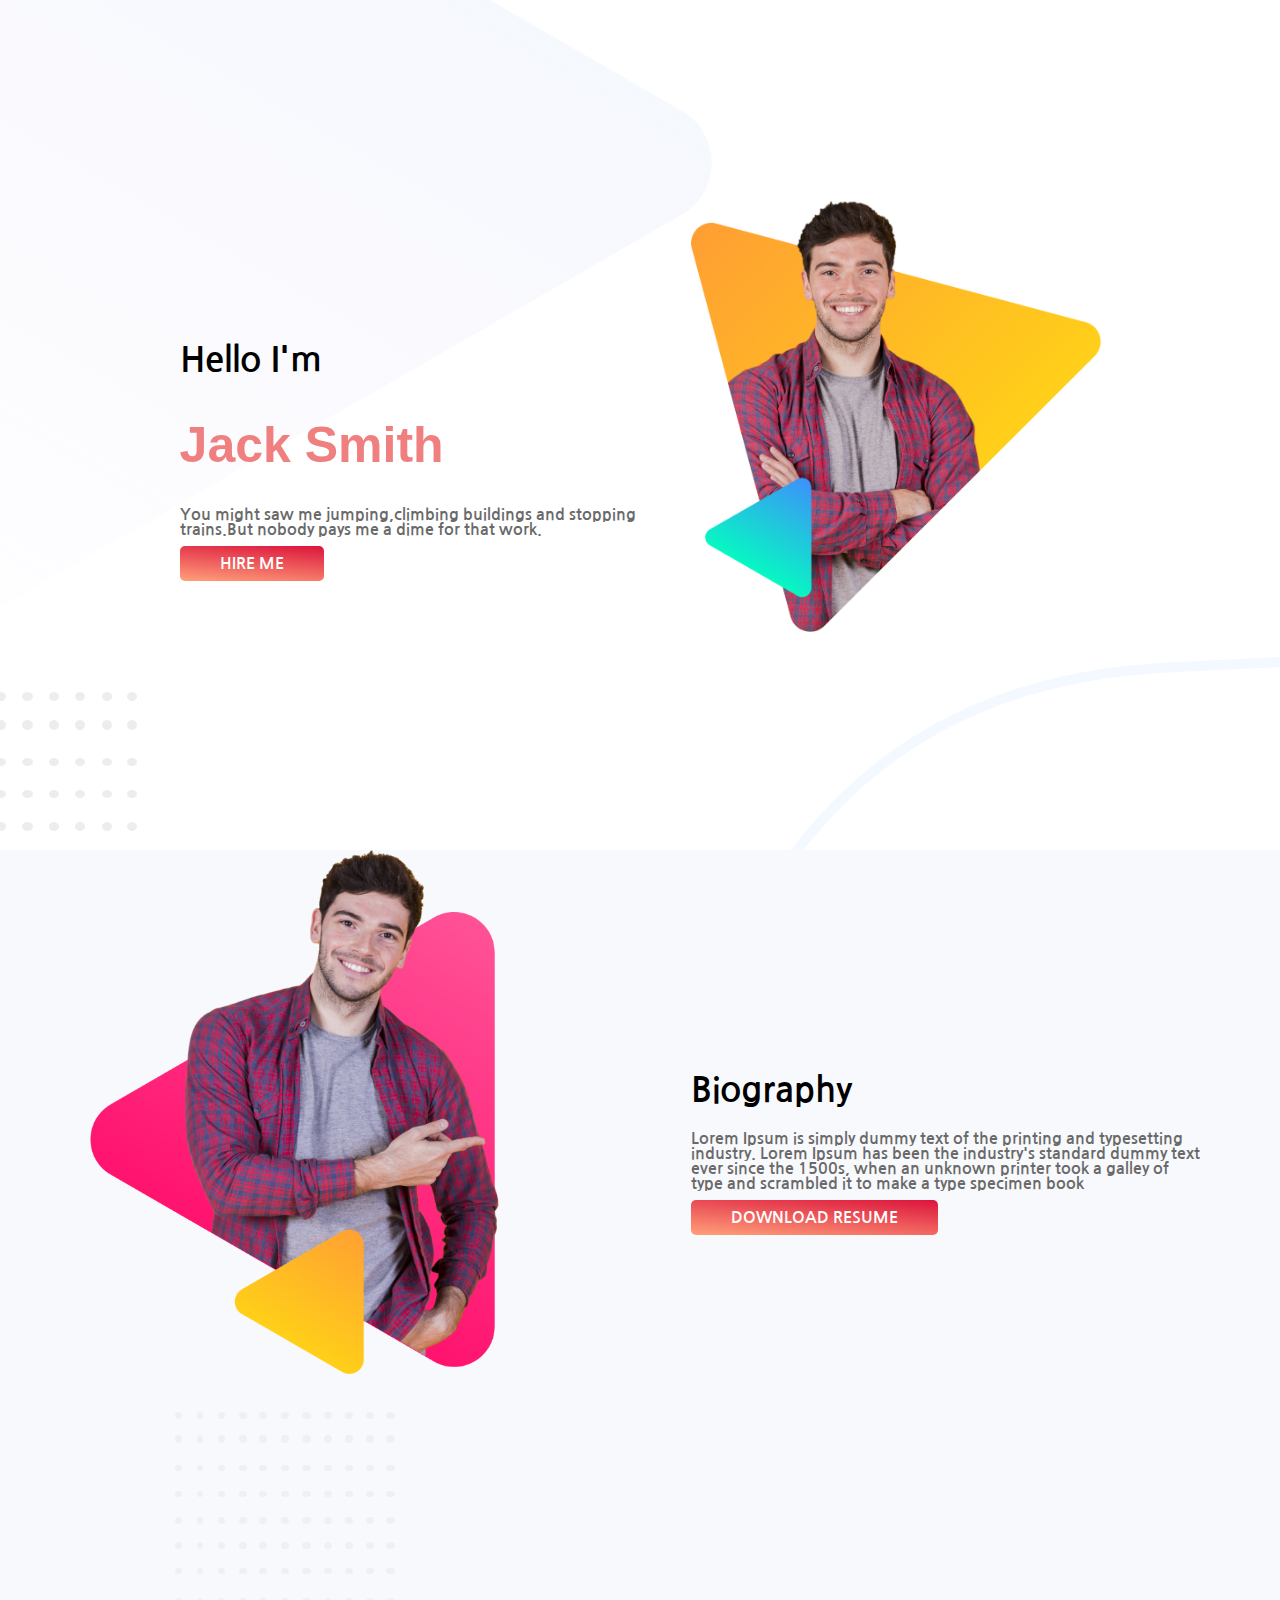
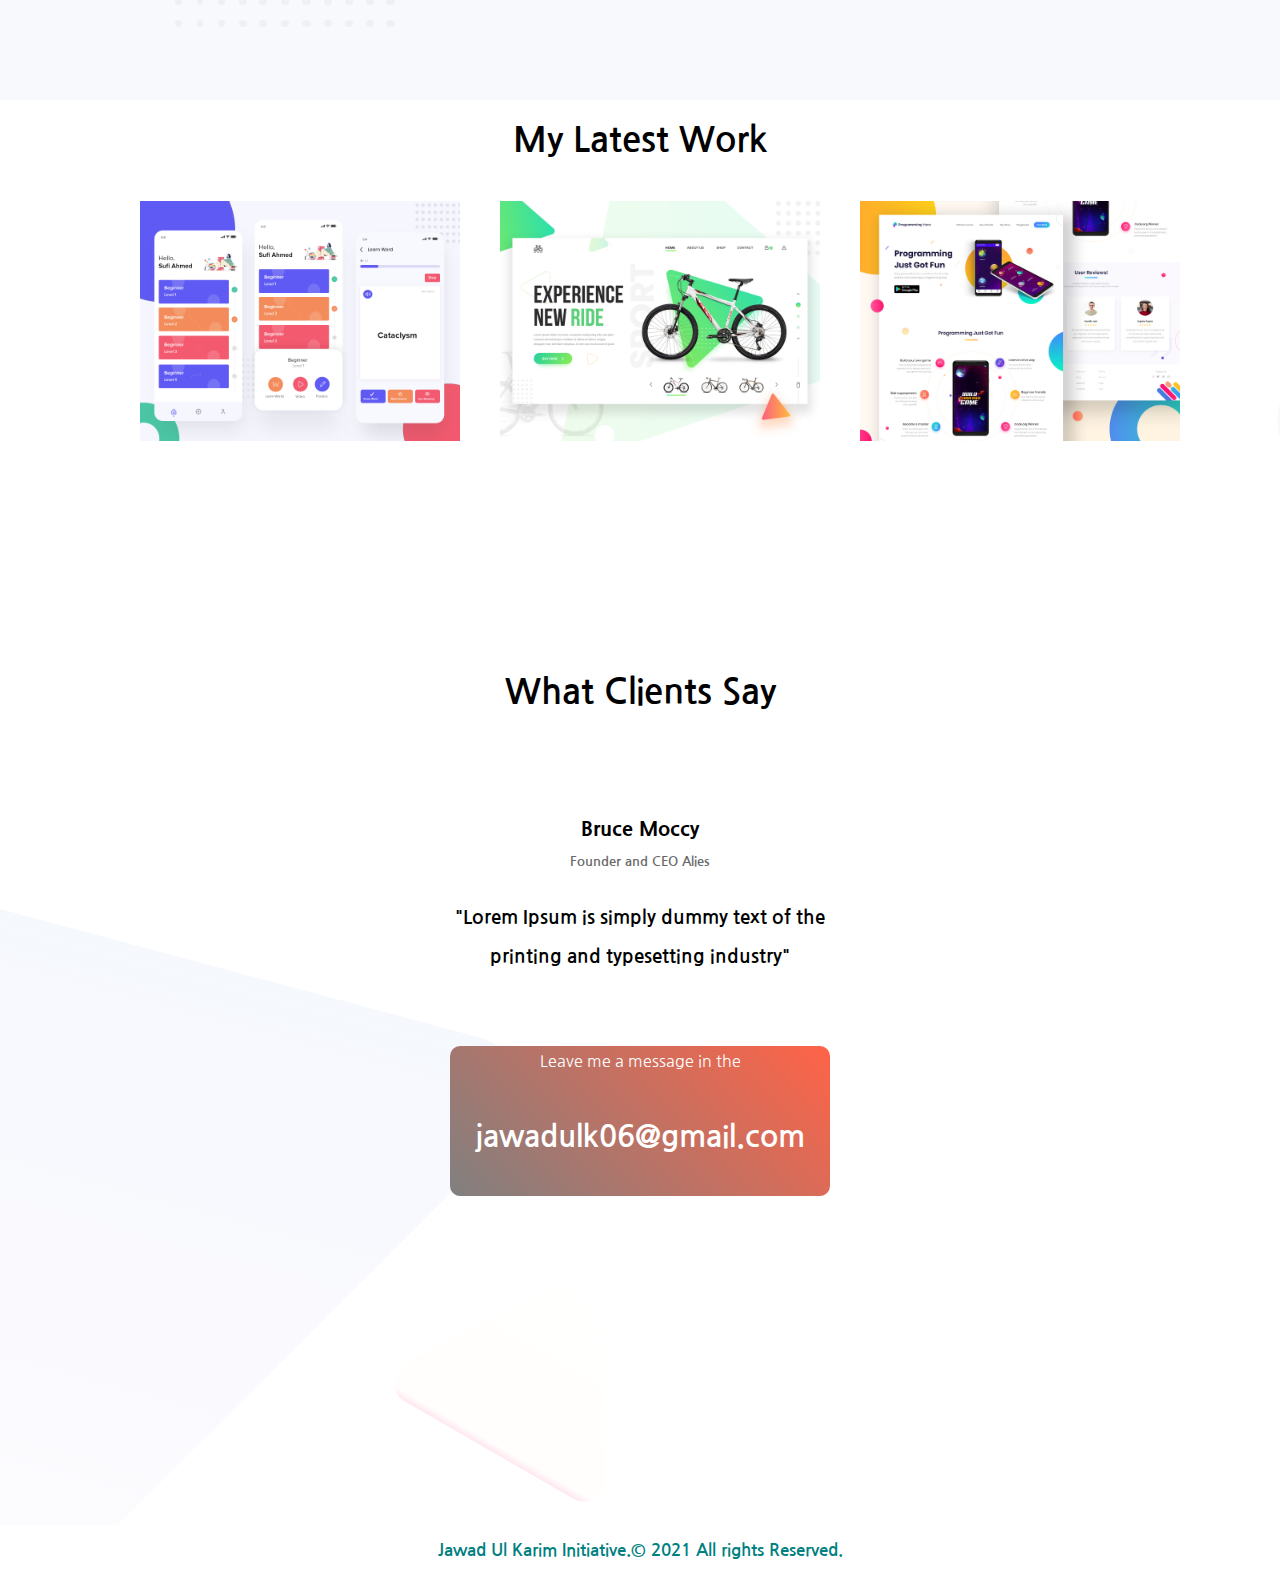
<file: index.html>
<!DOCTYPE html>
<html lang="en">
<head>
    <meta charset="UTF-8">
    <meta http-equiv="X-UA-Compatible" content="IE=edge">
    <meta name="viewport" content="width=device-width, initial-scale=1.0">
    <title>Experiment</title>
    <link rel="preconnect" href="https://fonts.googleapis.com">
<link rel="preconnect" href="https://fonts.gstatic.com" crossorigin>
<link href="https://fonts.googleapis.com/css2?family=Nanum+Gothic&display=swap" rel="stylesheet">
<link rel="stylesheet" href="style2.css">
</head>
<body>
    <section class="header">
        <div style="position: relative;left:90px;top:320px;" class="half-width">
            <h1 id="gap2">Hello I'm</h1>
            <h1 id="color">Jack Smith</h1>
            <p class="color" class="gap">You might saw me jumping,climbing buildings and stopping trains.But nobody pays me a dime for that work.</p>
            <a class="link-button" target="_blank" href="https://www.facebook.com/jawadul.karim.33">HIRE ME</a>
        </div>
        <div style="position: relative;top: 200px;" class="half-width">
            <img src="New folder/peter.png" alt="">
        </div>
    </section>
    <section class="bio">
        <div class="half-width">
        <img src="New folder/peter_dream.png" alt="">
        </div>
        <div style="position: relative;top: 200px;" class="half-width">
            <h1>Biography</h1>
            <p class="color" class="gap">Lorem Ipsum is simply dummy text of the printing and typesetting industry. Lorem Ipsum has been the industry's standard dummy text ever since the 1500s, when an unknown printer took a galley of type and scrambled it to make a type specimen book</p>
            <a class='link-button' target="_blank"href="https://www.facebook.com/jawadul.karim.33">DOWNLOAD RESUME</a>
        </div>
    </section>
    <section class="hmm">
        <h1 class="text">My Latest Work</h1>
        <div class="img">
        <div style="margin-left:120px;" class="tri-width">
            <img src="New folder/latest-work/work-1.png" alt="" style="width: 100%;">
        </div>
        <div class="tri-width">
            <img src="New folder/latest-work/work-2.jpg" alt="" style="width: 100%;">
        </div>
        <div style="margin-right:30px;" class="tri-width">
            <img src="New folder/latest-work/work-3.jpg" alt="" style="width:100%">
        </div>
        </div>
    </section>
    <section class="footer">
        <h1 id="faka" class="text">What Clients Say</h1>
        <h2 id="choto" class="text">Bruce Moccy</h2>
        <h3 id="fony" class="text">Founder and CEO Alies</h3>
        <p id="habi"class="text">"Lorem Ipsum is simply dummy text of the</p>
        <br>
        <p id="bita" class="text">printing and typesetting industry"</p>
        <div class="box">
            <p id="first" class="text">Leave me a message in the</p>
            <br>
            <p id="second" class="text">jawadulk06@gmail.com</p>
        </div>
    </section>
    <footer>
       <p>Jawad Ul Karim Initiative.© 2021 All rights Reserved.</p>
    </footer>
</body>
</html>
</file>
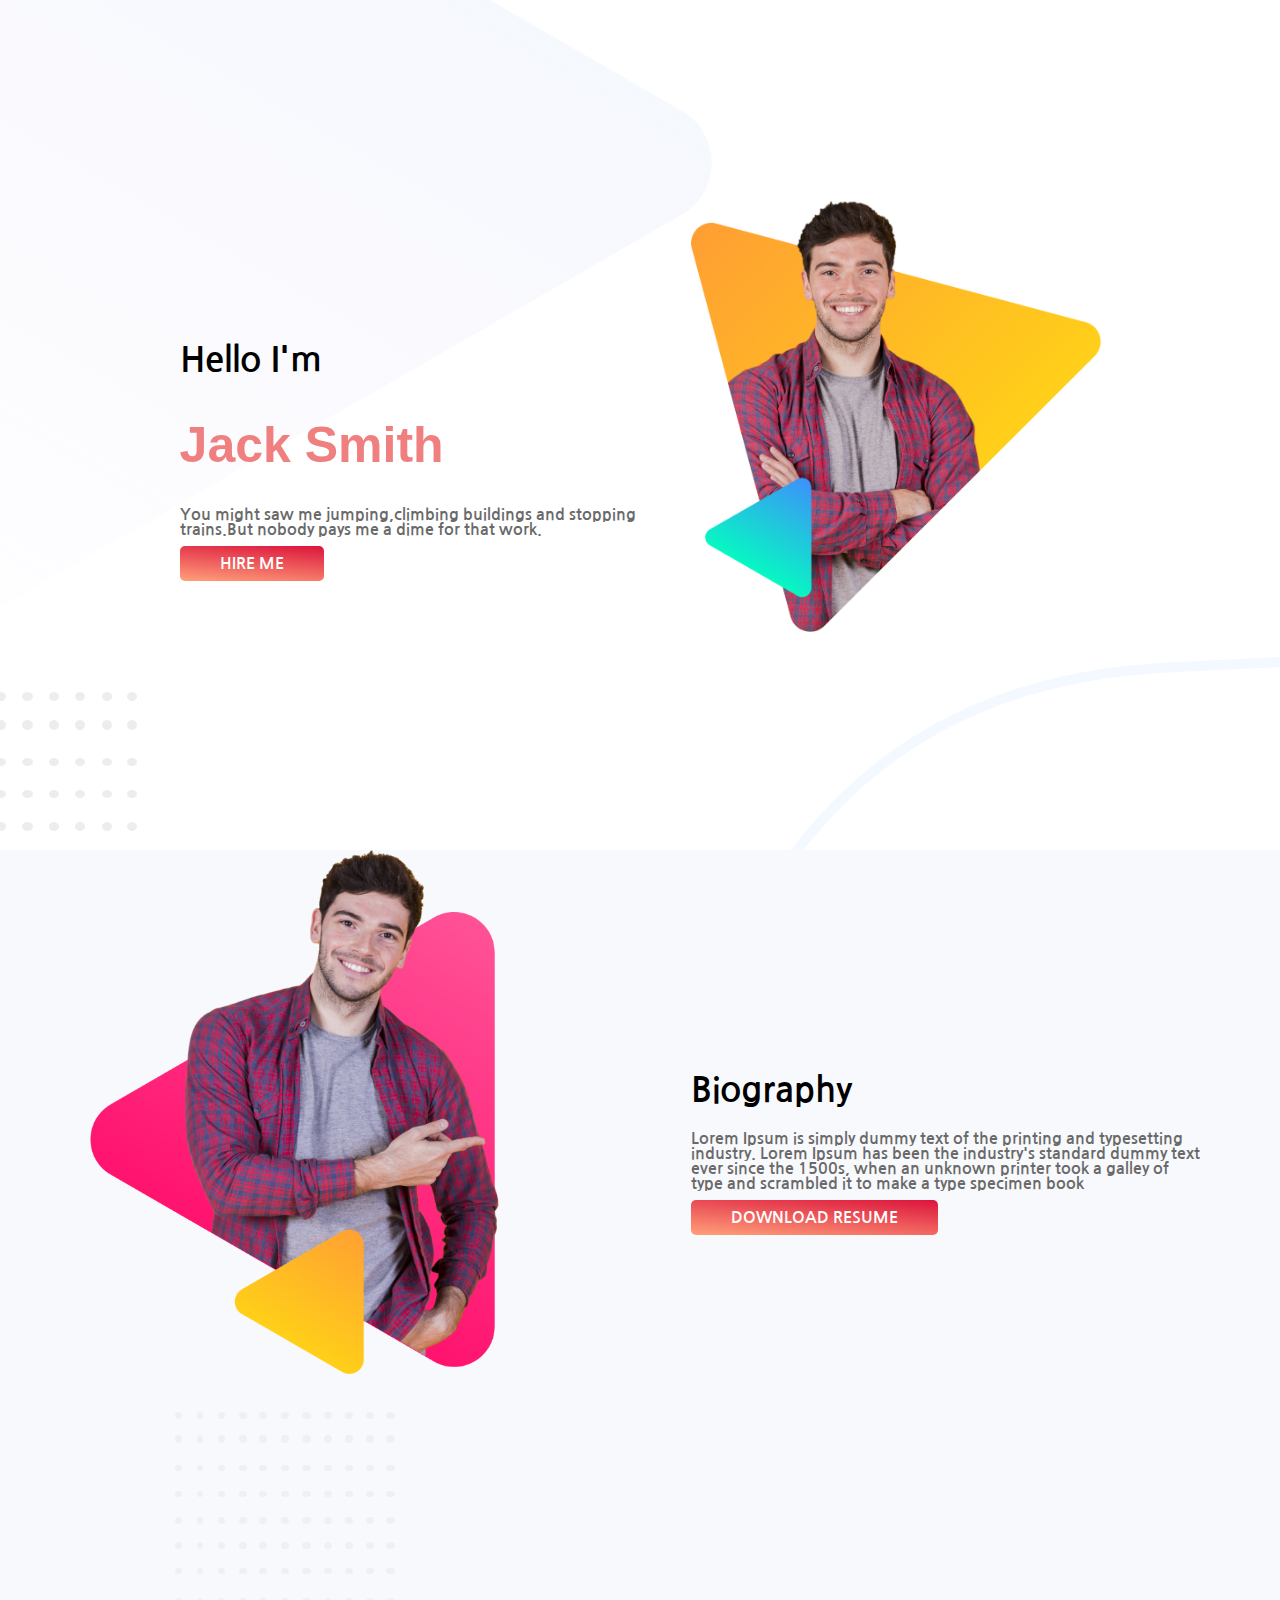
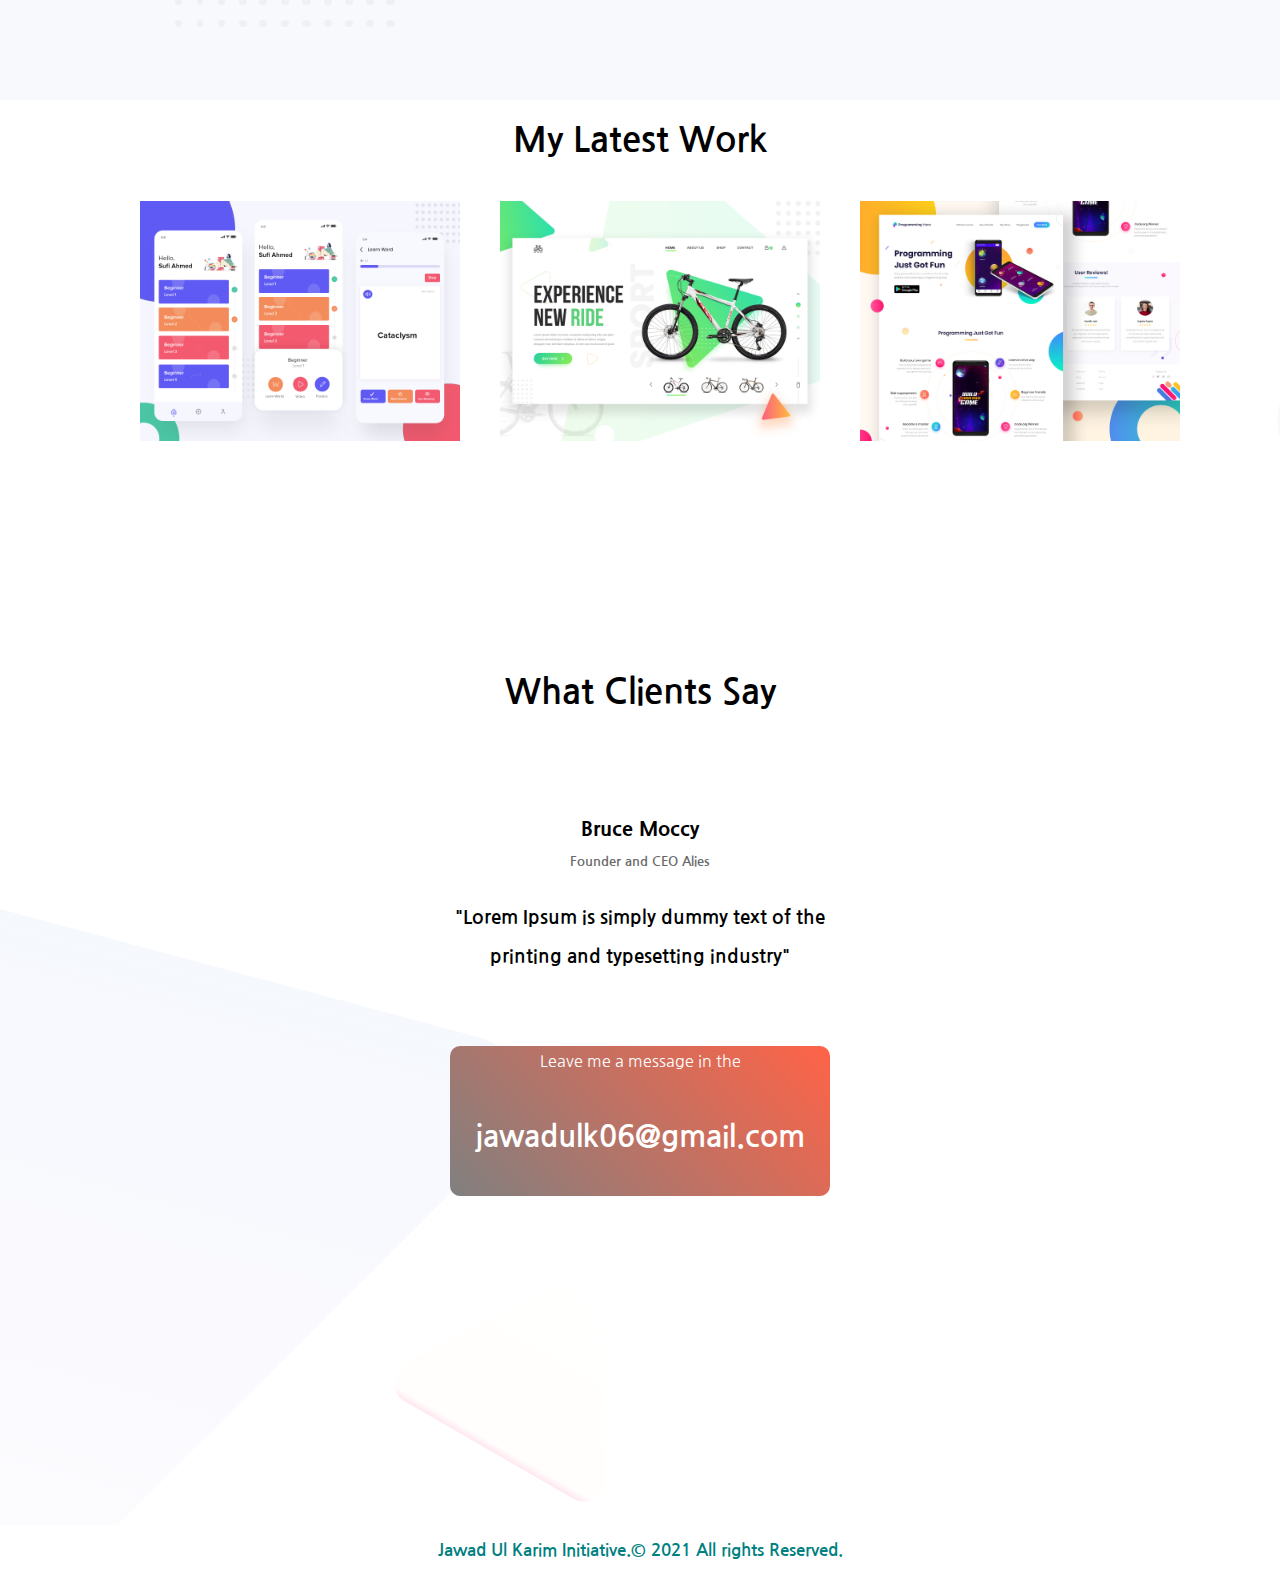
<file: persona.html>
<!DOCTYPE html>
<html lang="en">
<head>
    <meta charset="UTF-8">
    <meta http-equiv="X-UA-Compatible" content="IE=edge">
    <meta name="viewport" content="width=device-width, initial-scale=1.0">
    <title>Experiment</title>
    <link rel="preconnect" href="https://fonts.googleapis.com">
<link rel="preconnect" href="https://fonts.gstatic.com" crossorigin>
<link href="https://fonts.googleapis.com/css2?family=Nanum+Gothic&display=swap" rel="stylesheet">
<link rel="stylesheet" href="style2.css">
</head>
<body>
    <section class="header">
        <div style="position: relative;left:90px;top:320px;" class="half-width">
            <h1 id="gap2">Hello I'm</h1>
            <h1 id="color">Jack Smith</h1>
            <p class="color" class="gap">You might saw me jumping,climbing buildings and stopping trains.But nobody pays me a dime for that work.</p>
            <a class="link-button" target="_blank" href="https://www.facebook.com/jawadul.karim.33">HIRE ME</a>
        </div>
        <div style="position: relative;top: 200px;" class="half-width">
            <img src="New folder/peter.png" alt="">
        </div>
    </section>
    <section class="bio">
        <div class="half-width">
        <img src="New folder/peter_dream.png" alt="">
        </div>
        <div style="position: relative;top: 200px;" class="half-width">
            <h1>Biography</h1>
            <p class="color" class="gap">Lorem Ipsum is simply dummy text of the printing and typesetting industry. Lorem Ipsum has been the industry's standard dummy text ever since the 1500s, when an unknown printer took a galley of type and scrambled it to make a type specimen book</p>
            <a class='link-button' target="_blank"href="https://www.facebook.com/jawadul.karim.33">DOWNLOAD RESUME</a>
        </div>
    </section>
    <section class="hmm">
        <h1 class="text">My Latest Work</h1>
        <div class="img">
        <div style="margin-left:120px;" class="tri-width">
            <img src="New folder/latest-work/work-1.png" alt="" style="width: 100%;">
        </div>
        <div class="tri-width">
            <img src="New folder/latest-work/work-2.jpg" alt="" style="width: 100%;">
        </div>
        <div style="margin-right:30px;" class="tri-width">
            <img src="New folder/latest-work/work-3.jpg" alt="" style="width:100%">
        </div>
        </div>
    </section>
    <section class="footer">
        <h1 id="faka" class="text">What Clients Say</h1>
        <h2 id="choto" class="text">Bruce Moccy</h2>
        <h3 id="fony" class="text">Founder and CEO Alies</h3>
        <p id="habi"class="text">"Lorem Ipsum is simply dummy text of the</p>
        <br>
        <p id="bita" class="text">printing and typesetting industry"</p>
        <div class="box">
            <p id="first" class="text">Leave me a message in the</p>
            <br>
            <p id="second" class="text">jawadulk06@gmail.com</p>
        </div>
    </section>
    <footer>
       <p>Jawad Ul Karim Initiative.© 2021 All rights Reserved.</p>
    </footer>
</body>
</html>
</file>
<file: style2.css>
body{
    font-family: 'Nanum Gothic', sans-serif;
    margin: 0;
}
h1{
    font-size: 35px;
}
#color{
    color:lightcoral;
    font-size: 50px;
    font-family: 'Trebuchet MS', 'Lucida Sans Unicode', 'Lucida Grande', 'Lucida Sans', Arial, sans-serif;
}
.color{
    font-weight: 600;
    color: dimgray;
}
.link-button{
    text-decoration: none;
    background-image: linear-gradient(5deg,lightSalmon,crimson);
    padding: 10px 40px;
    border-radius: 5px;
    color: white;
    font-weight: 600;
}
.half-width{
    width: 40%;
    float: left;
    margin-left: 5%;
    padding-left: 2%;
}
.half-width img{
    width: 80%;
}
.gap{
    padding-bottom: 40px;
}
.header{
    background-image: url("New folder/1.png");
    background-repeat: no-repeat;
}
section{
    height: 750px;  
    padding-bottom: 100px;
    
}
.bio{
    background-image: url("New folder/biography-bg.png");
    background-repeat: no-repeat;
}

.img{
    display:flex;
}
.tri-width{
    width:25%;
    padding:20px;
    height: 35%;
    
}
.text{
    text-align: center;
}
.hmm{
    width: 100%;
    height: auto;
    background-image: url("New folder/latest-work-bg.png");

}
#faka{
    margin:110px;

}
#choto{
    font-size: 20px;
    font-weight:1000;
}
#fony{
    font-size: 13px;
    color: dimgrey;
}
#bita{
    font-size: 19px;
    font-weight:600;
    margin: 0;
}
#habi{
    font-size: 19px;
    font-weight:600;
    margin-bottom: 0%;
    margin-top: 40px;
}
.box{
    background: tomato;
    margin-left: 450px;
    margin-right: 450px;
    margin-top: 80px;
    border-radius: 10px;
    height:150px;
    color: white;
    background: linear-gradient(45deg,grey,tomato);
}
#second{
    padding-top: 0;
    font-size: 30px;
    font-weight: 600;
    line-height: 10px;
}
#first{
    padding-top: 20px;
    line-height: 10px;
    padding-top: 10px;
    padding-bottom: 0;
    font-weight: 500;
}
.footer{
    background-image: url("New folder/footer-bg.png");
}
footer p{
    text-align: center;
    color:teal;
    font-weight: 599;
    font-size: 17px;
    padding-bottom: 10px;
}
#gap2{
    padding-bottom: 5px;
}
</file>
